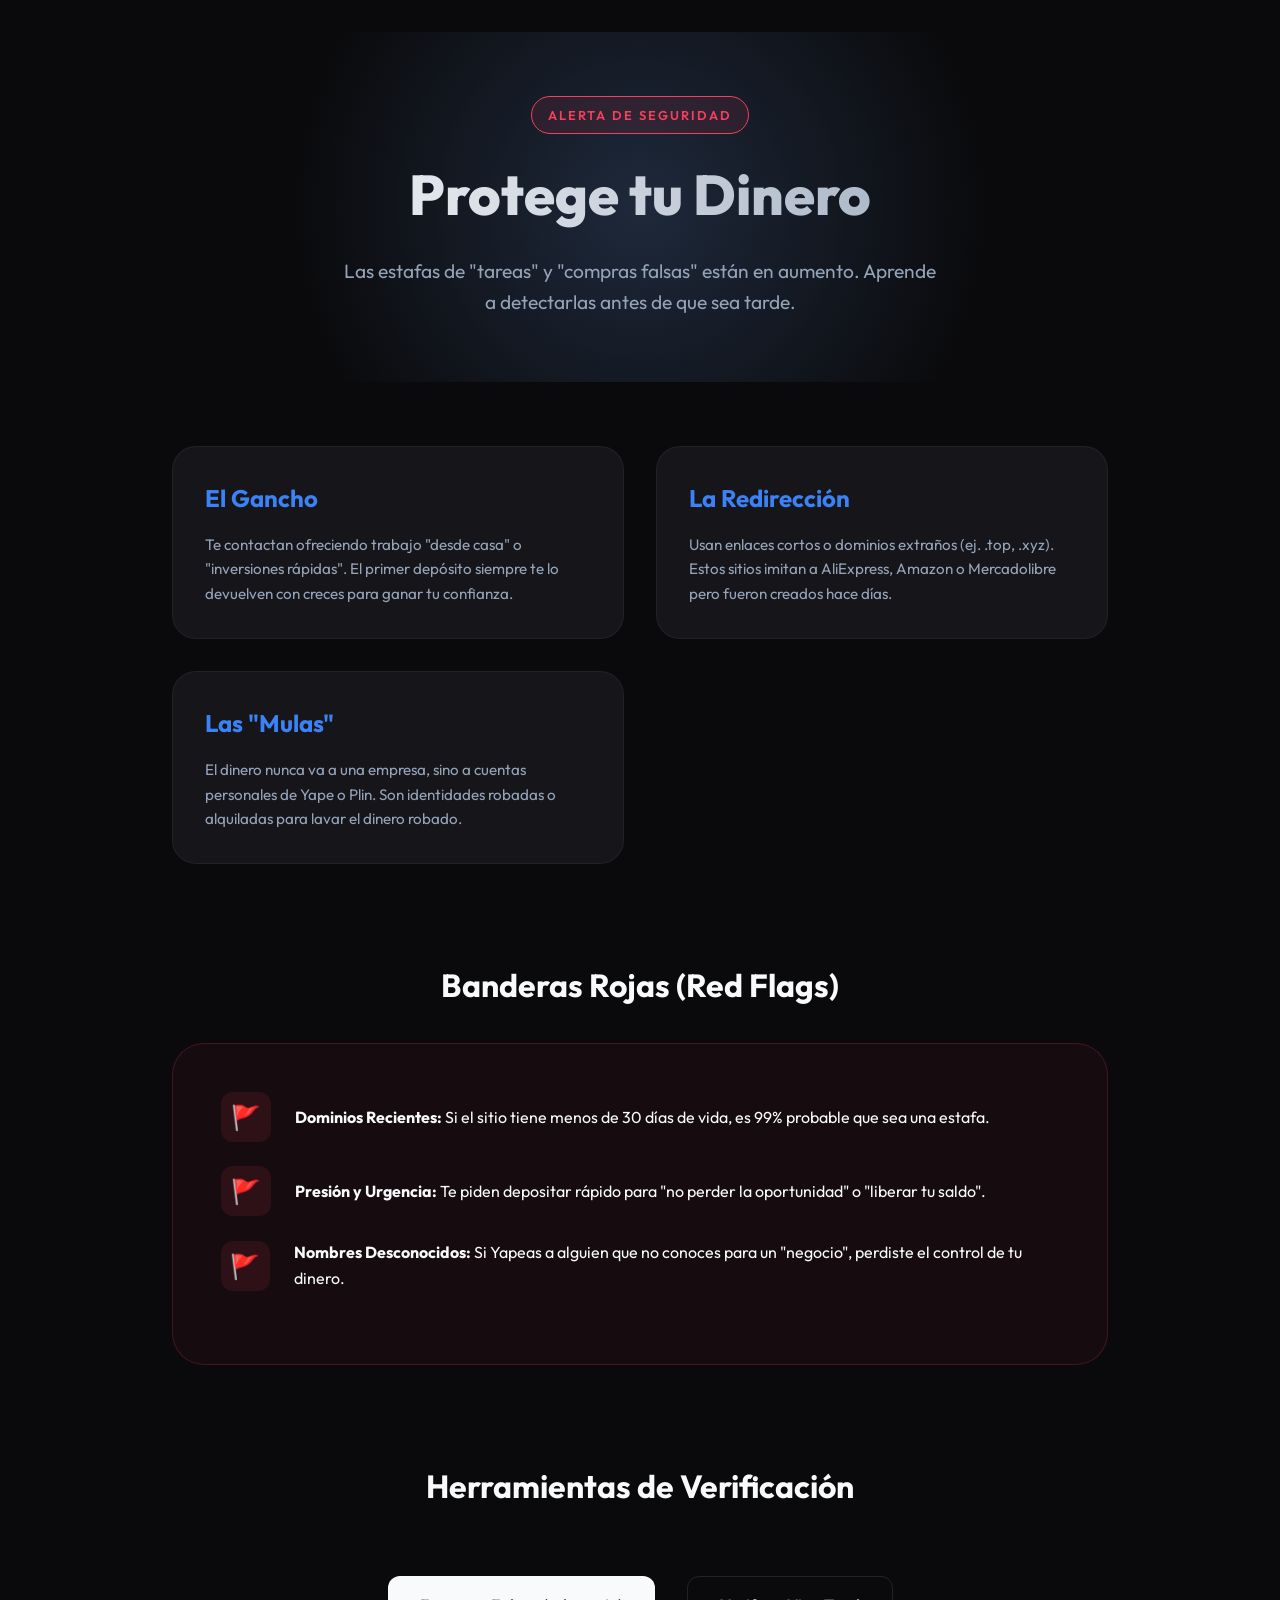
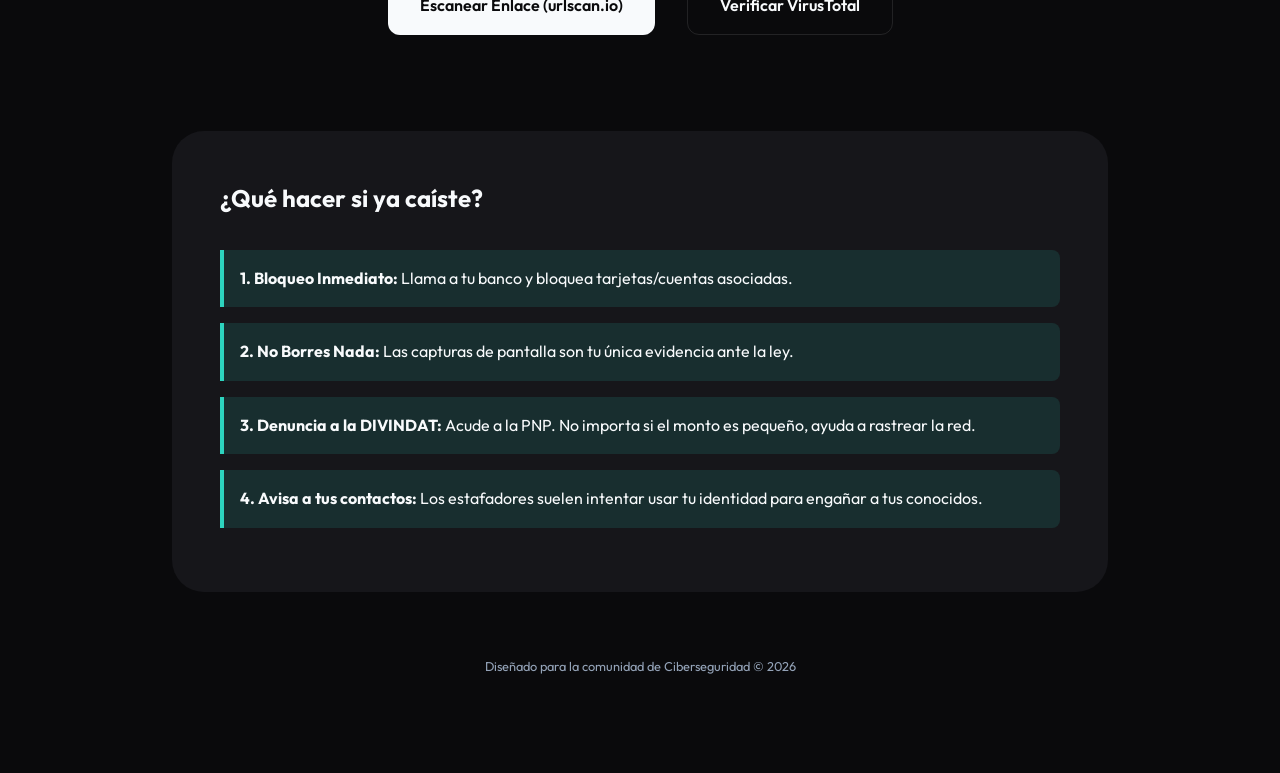
<file: index.html>
<!DOCTYPE html>
<html lang="es">
<head>
    <meta charset="UTF-8">
    <meta name="viewport" content="width=device-width, initial-scale=1.0">
    <title>Guía de Supervivencia: Prevención de Estafas Digitales</title>
    <link href="https://fonts.googleapis.com/css2?family=Outfit:wght@300;400;600;800&display=swap" rel="stylesheet">
    <style>
        :root {
            --bg: #0a0a0c;
            --surface: #16161a;
            --primary: #3b82f6;
            --accent: #f43f5e;
            --text: #f8fafc;
            --text-dim: #94a3b8;
        }

        * {
            margin: 0;
            padding: 0;
            box-sizing: border-box;
            font-family: 'Outfit', sans-serif;
        }

        body {
            background-color: var(--bg);
            color: var(--text);
            line-height: 1.6;
            overflow-x: hidden;
        }

        .container {
            max-width: 1000px;
            margin: 0 auto;
            padding: 2rem;
        }

        /* Hero Section */
        header {
            text-align: center;
            padding: 4rem 0;
            background: radial-gradient(circle at center, #1e293b 0%, transparent 70%);
            animation: fadeIn 1s ease-out;
        }

        .alert-badge {
            background: rgba(244, 63, 94, 0.1);
            color: var(--accent);
            padding: 0.5rem 1rem;
            border-radius: 99px;
            font-weight: 600;
            font-size: 0.8rem;
            text-transform: uppercase;
            letter-spacing: 2px;
            border: 1px solid var(--accent);
            display: inline-block;
            margin-bottom: 1rem;
        }

        h1 {
            font-size: 3.5rem;
            font-weight: 800;
            margin-bottom: 1rem;
            background: linear-gradient(to right, #fff, #94a3b8);
            -webkit-background-clip: text;
            -webkit-text-fill-color: transparent;
        }

        .hero-desc {
            font-size: 1.2rem;
            color: var(--text-dim);
            max-width: 600px;
            margin: 0 auto;
        }

        /* Grid */
        .grid {
            display: grid;
            grid-template-columns: repeat(auto-fit, minmax(300px, 1fr));
            gap: 2rem;
            margin-top: 4rem;
        }

        .card {
            background: var(--surface);
            padding: 2rem;
            border-radius: 24px;
            border: 1px solid rgba(255,255,255,0.05);
            transition: transform 0.3s ease, border-color 0.3s ease;
            position: relative;
            overflow: hidden;
        }

        .card:hover {
            transform: translateY(-10px);
            border-color: var(--primary);
        }

        .card h3 {
            font-size: 1.5rem;
            margin-bottom: 1rem;
            color: var(--primary);
        }

        .card p {
            color: var(--text-dim);
            font-size: 0.95rem;
        }

        /* Red Flags Section */
        .section-title {
            text-align: center;
            margin-top: 6rem;
            font-size: 2rem;
            font-weight: 700;
        }

        .red-flags {
            background: rgba(244, 63, 94, 0.05);
            border: 1px solid rgba(244, 63, 94, 0.2);
            border-radius: 32px;
            padding: 3rem;
            margin-top: 2rem;
        }

        .flag-item {
            display: flex;
            align-items: center;
            gap: 1.5rem;
            margin-bottom: 1.5rem;
        }

        .flag-icon {
            font-size: 1.5rem;
            color: var(--accent);
            background: rgba(244, 63, 94, 0.1);
            width: 50px;
            height: 50px;
            display: flex;
            align-items: center;
            justify-content: center;
            border-radius: 12px;
        }

        /* Tools */
        .tools-section {
            display: flex;
            justify-content: center;
            gap: 2rem;
            margin-top: 4rem;
            flex-wrap: wrap;
        }

        .tool-btn {
            background: var(--text);
            color: var(--bg);
            padding: 1rem 2rem;
            border-radius: 12px;
            text-decoration: none;
            font-weight: 600;
            display: flex;
            align-items: center;
            gap: 0.5rem;
            transition: opacity 0.3s;
        }

        .tool-btn:hover {
            opacity: 0.9;
        }

        .tool-btn.secondary {
            background: transparent;
            color: var(--text);
            border: 1px solid rgba(255,255,255,0.1);
        }

        /* Emergency Steps */
        .emergency p {
            background: #2dd4bf20;
            border-left: 4px solid #2dd4bf;
            padding: 1rem;
            margin-bottom: 1rem;
            border-radius: 0 8px 8px 0;
        }

        /* Animations */
        @keyframes fadeIn {
            from { opacity: 0; transform: translateY(20px); }
            to { opacity: 1; transform: translateY(0); }
        }

        @media (max-width: 768px) {
            h1 { font-size: 2.5rem; }
            .container { padding: 1rem; }
        }
    </style>
</head>
<body>

    <div class="container">
        <header>
            <div class="alert-badge">Alerta de Seguridad</div>
            <h1>Protege tu Dinero</h1>
            <p class="hero-desc">Las estafas de "tareas" y "compras falsas" están en aumento. Aprende a detectarlas antes de que sea tarde.</p>
        </header>

        <section class="grid">
            <div class="card">
                <h3>El Gancho</h3>
                <p>Te contactan ofreciendo trabajo "desde casa" o "inversiones rápidas". El primer depósito siempre te lo devuelven con creces para ganar tu confianza.</p>
            </div>
            <div class="card">
                <h3>La Redirección</h3>
                <p>Usan enlaces cortos o dominios extraños (ej. .top, .xyz). Estos sitios imitan a AliExpress, Amazon o Mercadolibre pero fueron creados hace días.</p>
            </div>
            <div class="card">
                <h3>Las "Mulas"</h3>
                <p>El dinero nunca va a una empresa, sino a cuentas personales de Yape o Plin. Son identidades robadas o alquiladas para lavar el dinero robado.</p>
            </div>
        </section>

        <h2 class="section-title">Banderas Rojas (Red Flags)</h2>
        <div class="red-flags">
            <div class="flag-item">
                <div class="flag-icon">🚩</div>
                <div>
                    <strong>Dominios Recientes:</strong> Si el sitio tiene menos de 30 días de vida, es 99% probable que sea una estafa.
                </div>
            </div>
            <div class="flag-item">
                <div class="flag-icon">🚩</div>
                <div>
                    <strong>Presión y Urgencia:</strong> Te piden depositar rápido para "no perder la oportunidad" o "liberar tu saldo".
                </div>
            </div>
            <div class="flag-item">
                <div class="flag-icon">🚩</div>
                <div>
                    <strong>Nombres Desconocidos:</strong> Si Yapeas a alguien que no conoces para un "negocio", perdiste el control de tu dinero.
                </div>
            </div>
        </div>

        <h2 class="section-title">Herramientas de Verificación</h2>
        <div class="tools-section">
            <a href="https://urlscan.io" target="_blank" class="tool-btn">Escanear Enlace (urlscan.io)</a>
            <a href="https://www.virustotal.com" target="_blank" class="tool-btn secondary">Verificar VirusTotal</a>
        </div>

        <div style="margin-top: 6rem; padding: 3rem; background: var(--surface); border-radius: 32px;" class="emergency">
            <h2 style="margin-bottom: 2rem;">¿Qué hacer si ya caíste?</h2>
            <p><strong>1. Bloqueo Inmediato:</strong> Llama a tu banco y bloquea tarjetas/cuentas asociadas.</p>
            <p><strong>2. No Borres Nada:</strong> Las capturas de pantalla son tu única evidencia ante la ley.</p>
            <p><strong>3. Denuncia a la DIVINDAT:</strong> Acude a la PNP. No importa si el monto es pequeño, ayuda a rastrear la red.</p>
            <p><strong>4. Avisa a tus contactos:</strong> Los estafadores suelen intentar usar tu identidad para engañar a tus conocidos.</p>
        </div>

        <footer style="text-align: center; margin-top: 4rem; padding-bottom: 4rem; color: var(--text-dim); font-size: 0.8rem;">
            Diseñado para la comunidad de Ciberseguridad &copy; 2026
        </footer>
    </div>

</body>
</html>
</file>
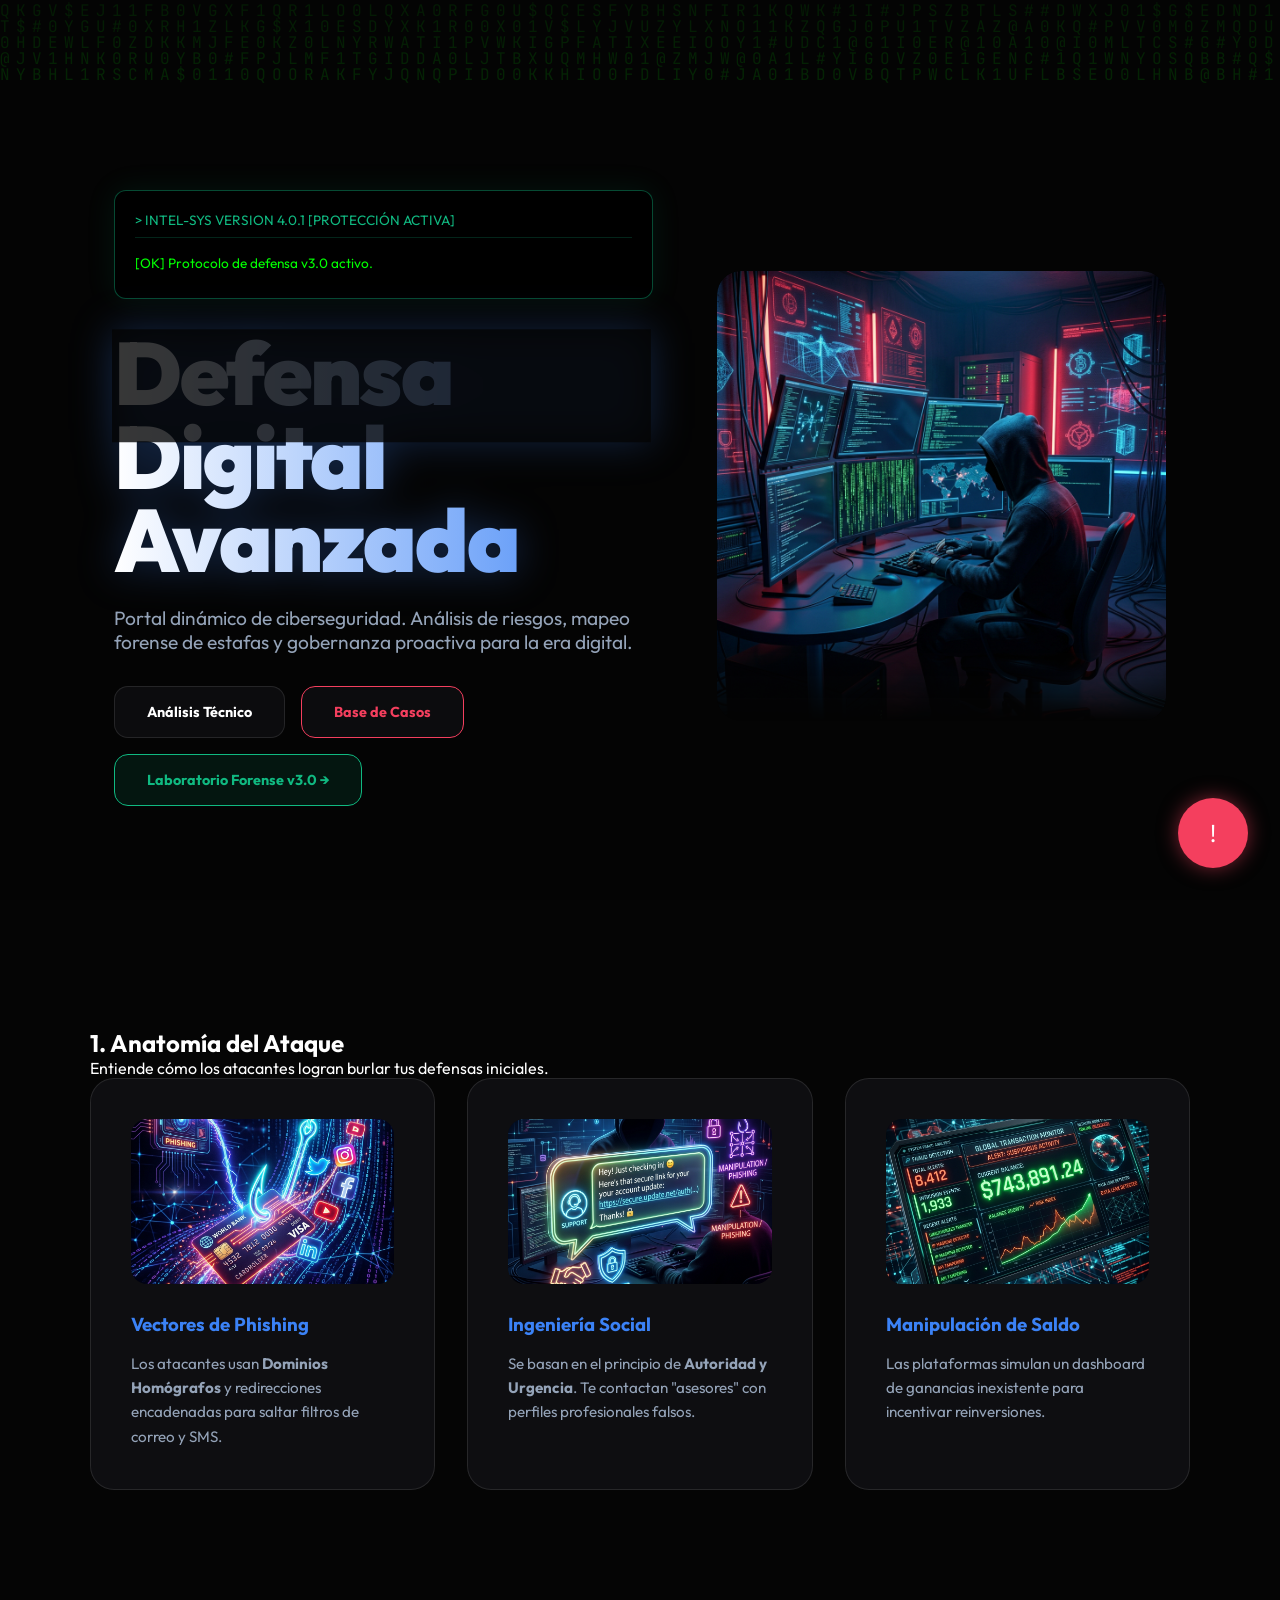
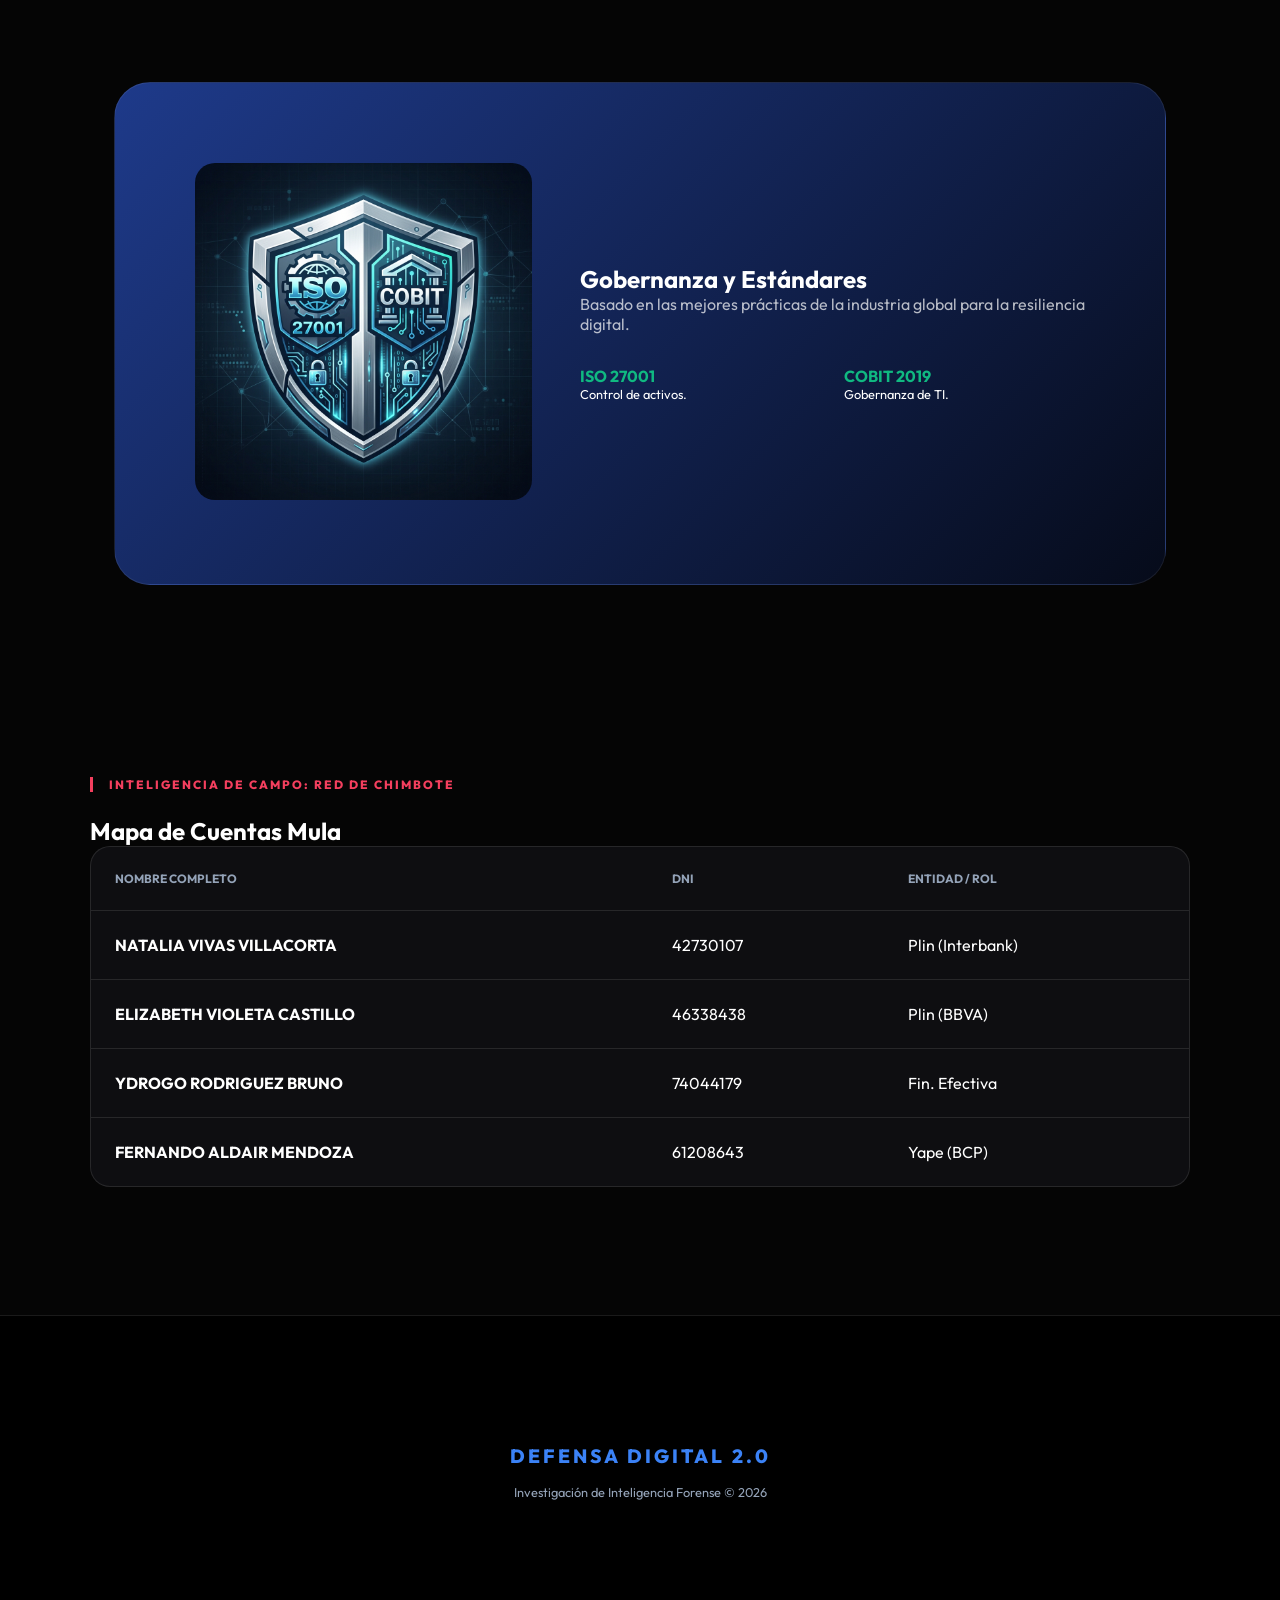
<file: docs/index.html>
<!DOCTYPE html>
<html lang="es">
<head>
    <meta charset="UTF-8">
    <meta name="viewport" content="width=device-width, initial-scale=1.0">
    <title>Defensa Digital Avanzada | Portal de Inteligencia</title>
    <link rel="icon" id="favicon-link" type="image/png" href="favicon-removebg-preview.png">
    
    <!-- Fonts & CDNs -->
    <link href="https://fonts.googleapis.com/css2?family=Outfit:wght@300;400;600;800&family=JetBrains+Mono:wght@400;700&display=swap" rel="stylesheet">
    
    <!-- Project Styles -->
    <link rel="stylesheet" href="css/style.css">
</head>
<body>

    <canvas id="matrix-canvas"></canvas>

    <!-- HERO ORIGINAL RESTAURADO + ENLACE A LABORATORIO -->
    <header class="hero">
        <div class="hero-content container">
            <div class="hero-text">
                <div class="terminal">
                    <div class="terminal-header">> INTEL-SYS VERSION 4.0.1 [PROTECCIÓN ACTIVA]</div>
                    <div id="terminal-body">
                        <!-- Typewriter -->
                    </div>
                </div>
                <h1 class="glitch-text" data-text="Defensa Digital Avanzada">Defensa Digital Avanzada</h1>
                <p class="hero-sub">Portal dinámico de ciberseguridad. Análisis de riesgos, mapeo forense de estafas y gobernanza proactiva para la era digital.</p>
                <div class="tool-bar">
                    <a href="#analisis" class="btn-tool">Análisis Técnico</a>
                    <a href="#casos" class="btn-tool" style="border-color: var(--accent); color: var(--accent);">Base de Casos</a>
                    <a href="analisis.html" class="btn-tool" style="border-color: var(--secondary); color: var(--secondary); background: rgba(16, 185, 129, 0.1);">Laboratorio Forense v3.0 →</a>
                </div>
            </div>
            <div class="hero-image">
                <img src="assets/criminal.png" alt="Ciberdelincuente" loading="eager">
            </div>
        </div>
    </header>

    <main>
        <!-- SECCIÓN 1: ANATOMÍA -->
        <section id="analisis" class="section-padding container">
            <h2 class="section-title">1. Anatomía del Ataque</h2>
            <p class="section-desc">Entiende cómo los atacantes logran burlar tus defensas iniciales.</p>
            <div class="card-grid">
                <div class="card">
                    <img src="assets/phishing.png" alt="Phishing Hook" loading="lazy">
                    <h3>Vectores de Phishing</h3>
                    <p>Los atacantes usan <strong>Dominios Homógrafos</strong> y redirecciones encadenadas para saltar filtros de correo y SMS.</p>
                </div>
                <div class="card">
                    <img src="assets/social.png" alt="Ingeniería Social" loading="lazy">
                    <h3>Ingeniería Social</h3>
                    <p>Se basan en el principio de <strong>Autoridad y Urgencia</strong>. Te contactan "asesores" con perfiles profesionales falsos.</p>
                </div>
                <div class="card">
                    <img src="assets/balance.png" alt="Manipulación de Saldo" loading="lazy">
                    <h3>Manipulación de Saldo</h3>
                    <p>Las plataformas simulan un dashboard de ganancias inexistente para incentivar reinversiones.</p>
                </div>
            </div>
        </section>

        <!-- SECCIÓN 2: CUMPLIMIENTO -->
        <section id="compliance" class="container">
            <div class="compliance">
                <div style="display: flex; gap: 3rem; align-items: center; flex-wrap: wrap;">
                    <div style="flex: 1; min-width: 280px;">
                        <img src="assets/standards.png" alt="Shield Standards" loading="lazy" style="width: 100%; border-radius: 20px;">
                    </div>
                    <div style="flex: 1.5; min-width: 280px;">
                        <h2 class="section-title" style="color: white;">Gobernanza y Estándares</h2>
                        <p style="color: rgba(255,255,255,0.7); margin-bottom: 2rem;">Basado en las mejores prácticas de la industria global para la resiliencia digital.</p>
                        <div style="display: grid; grid-template-columns: 1fr 1fr; gap: 1.5rem;">
                            <div><strong style="color: var(--secondary);">ISO 27001</strong><p style="font-size: 0.8rem;">Control de activos.</p></div>
                            <div><strong style="color: var(--secondary);">COBIT 2019</strong><p style="font-size: 0.8rem;">Gobernanza de TI.</p></div>
                        </div>
                    </div>
                </div>
            </div>
        </section>

        <!-- SECCIÓN 3: CASOS CHIMBOTE -->
        <section id="casos" class="section-padding container">
            <div class="case-header">Inteligencia de Campo: Red de Chimbote</div>
            <h2 class="section-title">Mapa de Cuentas Mula</h2>
            <div class="table-container">
                <table class="mule-table">
                    <thead>
                        <tr>
                            <th>Nombre Completo</th>
                            <th>DNI</th>
                            <th>Entidad / Rol</th>
                        </tr>
                    </thead>
                    <tbody>
                        <tr><td><strong>NATALIA VIVAS VILLACORTA</strong></td><td>42730107</td><td>Plin (Interbank)</td></tr>
                        <tr><td><strong>ELIZABETH VIOLETA CASTILLO</strong></td><td>46338438</td><td>Plin (BBVA)</td></tr>
                        <tr><td><strong>YDROGO RODRIGUEZ BRUNO</strong></td><td>74044179</td><td>Fin. Efectiva</td></tr>
                        <tr><td><strong>FERNANDO ALDAIR MENDOZA</strong></td><td>61208643</td><td>Yape (BCP)</td></tr>
                    </tbody>
                </table>
            </div>
        </section>
    </main>

    <footer class="section-padding" style="background: #000; border-top: 1px solid var(--border); text-align: center;">
        <div class="container">
            <p style="font-weight: 800; font-size: 1.2rem; color: var(--primary); letter-spacing: 3px;">DEFENSA DIGITAL 2.0</p>
            <p style="margin-top: 1rem; color: var(--text-dim); font-size: 0.8rem;">Investigación de Inteligencia Forense © 2026</p>
        </div>
    </footer>

    <!-- PANIC BUTTON -->
    <div class="panic-btn" onclick="togglePanic()">!</div>
    <div id="panic-modal">
        <div class="modal-content">
            <h2 style="color: var(--accent); margin-bottom: 1.5rem;">PROTOCOLOS DE EMERGENCIA</h2>
            <div style="text-align: left; color: var(--text-dim);">
                <p><strong>1. BLOQUEO:</strong> Llama a tu banco de inmediato y congela cuentas/tarjetas.</p>
                <p><strong>2. EVIDENCIA:</strong> Captura chats y comprobantes. NO los borres.</p>
                <p><strong>3. DENUNCIA:</strong> Usa el generador de PDF en el <strong>Laboratorio Forense</strong>.</p>
            </div>
            <button class="btn btn-primary" style="margin-top: 2rem;" onclick="togglePanic()">CERRAR ALERTA</button>
        </div>
    </div>

    <!-- Scripts -->
    <script src="js/main.js"></script>
</body>
</html>
</file>
<file: docs/css/style.css>
:root {
    --bg: #050505;
    --surface: rgba(15, 15, 18, 0.95);
    --primary: #3b82f6;
    --secondary: #10b981;
    --accent: #f43f5e;
    --text: #ffffff;
    --text-dim: #94a3b8;
    --border: rgba(255, 255, 255, 0.1);
}

* { margin: 0; padding: 0; box-sizing: border-box; font-family: 'Outfit', sans-serif; }
html { scroll-behavior: smooth; }
body { 
    background-color: var(--bg); 
    color: var(--text); 
    overflow-x: hidden;
    width: 100%;
}

/* --- Matrix Rain Canvas --- */
#matrix-canvas {
    position: fixed;
    top: 0; left: 0; width: 100%; height: 100%;
    z-index: -1; opacity: 0.12; pointer-events: none;
}

/* --- GLITCH --- */
.glitch-text { position: relative; display: inline-block; }
.glitch-text::after {
    content: attr(data-text); position: absolute; top: 0; left: 0; width: 100%; height: 100%;
    background: var(--bg); clip-path: polygon(0 0, 100% 0, 100% 45%, 0 45%);
    transform: translate(-2px, -2px); color: var(--accent); opacity: 0.8;
    animation: glitch 1s infinite linear alternate-reverse;
}
@keyframes glitch {
    0% { clip-path: inset(40% 0 61% 0); transform: translate(-2px, 2px); }
    20% { clip-path: inset(92% 0 1% 0); transform: translate(1px, -3px); }
    40% { clip-path: inset(43% 0 1% 0); transform: translate(-1px, 2px); }
    60% { clip-path: inset(25% 0 58% 0); transform: translate(3px, 1px); }
    80% { clip-path: inset(54% 0 7% 0); transform: translate(-2px, -2px); }
    100% { clip-path: inset(58% 0 43% 0); transform: translate(2px, 1px); }
}

/* --- LAYOUT --- */
.container { max-width: 1100px; margin: 0 auto; padding: 0 1.5rem; }
.section-padding { padding: clamp(4rem, 10vw, 8rem) 0; }

/* --- HERO (Original Style) --- */
.hero { min-height: 100vh; display: flex; align-items: center; justify-content: center; padding-top: 6rem; }
.hero-content { display: grid; grid-template-columns: 1.2fr 1fr; gap: 4rem; align-items: center; }
.hero-text { animation: slideUp 0.8s ease-out; }

h1 {
    font-size: clamp(3rem, 10vw, 5.5rem);
    font-weight: 900;
    line-height: 0.95;
    margin-bottom: 1.5rem;
    background: linear-gradient(to right, #fff, var(--primary));
    -webkit-background-clip: text;
    -webkit-text-fill-color: transparent;
    letter-spacing: -2px;
    filter: drop-shadow(0 0 20px rgba(59, 130, 246, 0.3));
}

.hero-image img { 
    width: 100%; border-radius: 24px; 
    mask-image: linear-gradient(to bottom, black 80%, transparent);
    box-shadow: 0 0 50px rgba(59, 130, 246, 0.1); 
}
.hero-sub { font-size: 1.2rem; color: var(--text-dim); margin-bottom: 2rem; }

/* --- TERMINAL --- */
.terminal {
    background: #000; border-radius: 12px; padding: 1.25rem;
    font-family: 'JetBrains Mono', monospace; border: 1px solid rgba(16, 185, 129, 0.4);
    box-shadow: 0 0 30px rgba(16, 185, 129, 0.1); margin-bottom: 2rem; font-size: 0.85rem;
}
.terminal-header { color: var(--secondary); border-bottom: 1px solid rgba(16, 185, 129, 0.2); padding-bottom: 0.5rem; margin-bottom: 1rem; }

/* --- BUTTONS --- */
.tool-bar { display: flex; gap: 1rem; flex-wrap: wrap; }
.btn-tool {
    background: rgba(15, 15, 18, 0.8); color: white; padding: 1rem 2rem;
    border-radius: 14px; text-decoration: none; border: 1px solid rgba(255,255,255,0.1);
    font-weight: 700; transition: 0.3s; font-size: 0.9rem;
}
.btn-tool:hover { background: var(--primary); color: #000; border-color: var(--primary); transform: translateY(-3px); }

/* --- CARDS --- */
.card-grid { display: grid; grid-template-columns: repeat(auto-fit, minmax(300px, 1fr)); gap: 2rem; }
.card {
    background: var(--surface); backdrop-filter: blur(10px); padding: 2.5rem;
    border-radius: 24px; border: 1px solid var(--border); transition: 0.3s; height: 100%;
}
.card:hover { border-color: var(--primary); transform: translateY(-8px); }
.card img { width: 100%; border-radius: 16px; margin-bottom: 1.5rem; aspect-ratio: 16/10; object-fit: cover; }
.card h3 { color: var(--primary); margin-bottom: 1rem; }
.card p { color: var(--text-dim); font-size: 0.95rem; line-height: 1.6; }

/* --- COMPLIANCE --- */
.compliance {
    background: linear-gradient(135deg, #1e3a8a 0%, #060b1a 100%);
    padding: clamp(2rem, 8vw, 5rem); border-radius: 36px; margin: 4rem 0;
    border: 1px solid rgba(255,255,255,0.08);
}

/* --- INTELLIGENCE ZONE (v2.0 Dark Mode) --- */
.intelligence-zone {
    background: #000; /* Fondo más oscuro solicitado */
    border-top: 2px solid var(--primary);
    padding: 8rem 0;
    position: relative;
    box-shadow: 0 -50px 100px rgba(0,0,0,0.8);
}

.search-container {
    background: rgba(15, 15, 18, 0.9); border: 1px solid var(--border);
    border-radius: 24px; padding: 2.5rem;
}
.search-input {
    width: 100%; background: #000; border: 1px solid var(--border);
    padding: 1rem; border-radius: 12px; color: white; margin-bottom: 1rem;
}
.search-results { margin-top: 1.5rem; max-height: 400px; overflow-y: auto; }
.result-card {
    background: rgba(255,255,255,0.02); padding: 1.5rem; border-radius: 12px;
    margin-bottom: 1rem; border-left: 4px solid var(--secondary);
}

/* --- SIMULATOR --- */
.sim-container {
    background: #050505; border: 1px solid var(--secondary);
    border-radius: 24px; padding: 2.5rem; text-align: center;
}
.btn { 
    padding: 0.8rem 2rem; border-radius: 10px; border: none; font-weight: 700; 
    cursor: pointer; transition: 0.3s; margin: 0.5rem;
}
.btn-primary { background: var(--primary); color: #000; }
.btn-accent { background: var(--accent); color: #fff; }

/* --- TABLES --- */
.case-header { color: var(--accent); margin-bottom: 1.5rem; letter-spacing: 2px; text-transform: uppercase; font-size: 0.75rem; font-weight: 800; border-left: 3px solid var(--accent); padding-left: 1rem; }
.table-container { width: 100%; overflow-x: auto; border-radius: 20px; border: 1px solid var(--border); background: var(--surface); }
.mule-table { width: 100%; border-collapse: collapse; min-width: 700px; }
.mule-table th { text-align: left; padding: 1.5rem; color: var(--text-dim); text-transform: uppercase; font-size: 0.75rem; }
.mule-table td { padding: 1.5rem; border-top: 1px solid var(--border); }

/* --- ANIMATIONS --- */
@keyframes slideUp { from { opacity: 0; transform: translateY(30px); } to { opacity: 1; transform: translateY(0); } }
@keyframes fadeIn { from { opacity: 0; } to { opacity: 1; } }

/* --- PANIC BUTTON --- */
.panic-btn {
    position: fixed;
    bottom: 2rem;
    right: 2rem;
    width: 70px;
    height: 70px;
    background: var(--accent);
    border-radius: 50%;
    display: flex;
    align-items: center;
    justify-content: center;
    color: white;
    font-size: 1.5rem;
    text-decoration: none;
    box-shadow: 0 0 20px rgba(244, 63, 94, 0.5);
    z-index: 9999;
    animation: pulse-red 2s infinite;
    cursor: pointer;
}
@keyframes pulse-red {
    0% { transform: scale(1); box-shadow: 0 0 0 0 rgba(244, 63, 94, 0.7); }
    70% { transform: scale(1.1); box-shadow: 0 0 0 15px rgba(244, 63, 94, 0); }
    100% { transform: scale(1); box-shadow: 0 0 0 0 rgba(244, 63, 94, 0); }
}

#panic-modal {
    position: fixed;
    top: 0; left: 0; width: 100%; height: 100%;
    background: rgba(0,0,0,0.95);
    z-index: 10000;
    display: none;
    align-items: center;
    justify-content: center;
    padding: 2rem;
}
.modal-content {
    background: var(--surface);
    border: 2px solid var(--accent);
    border-radius: 24px;
    max-width: 600px;
    padding: 3rem;
    text-align: center;
}

@media (max-width: 968px) {
    .hero-content { grid-template-columns: 1fr; text-align: center; }
    .hero-image { display: none; }
}
</file>
